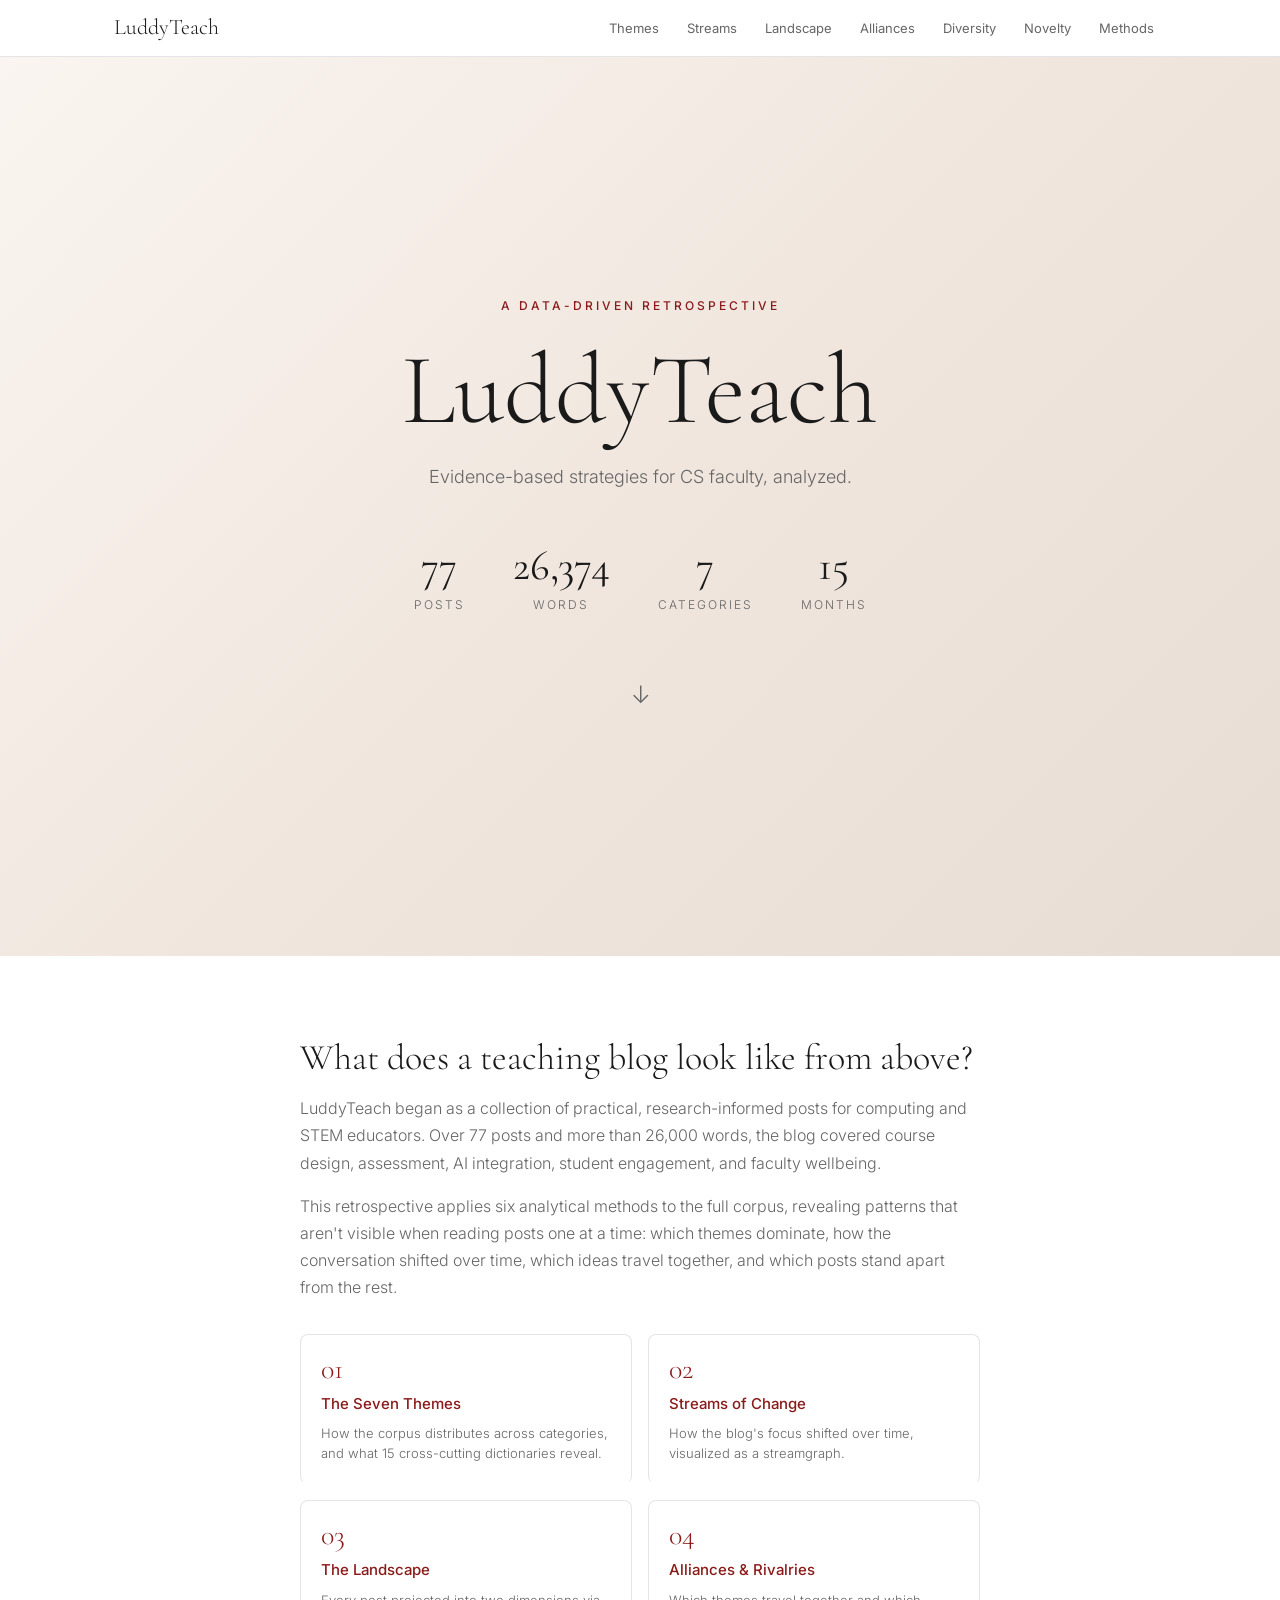
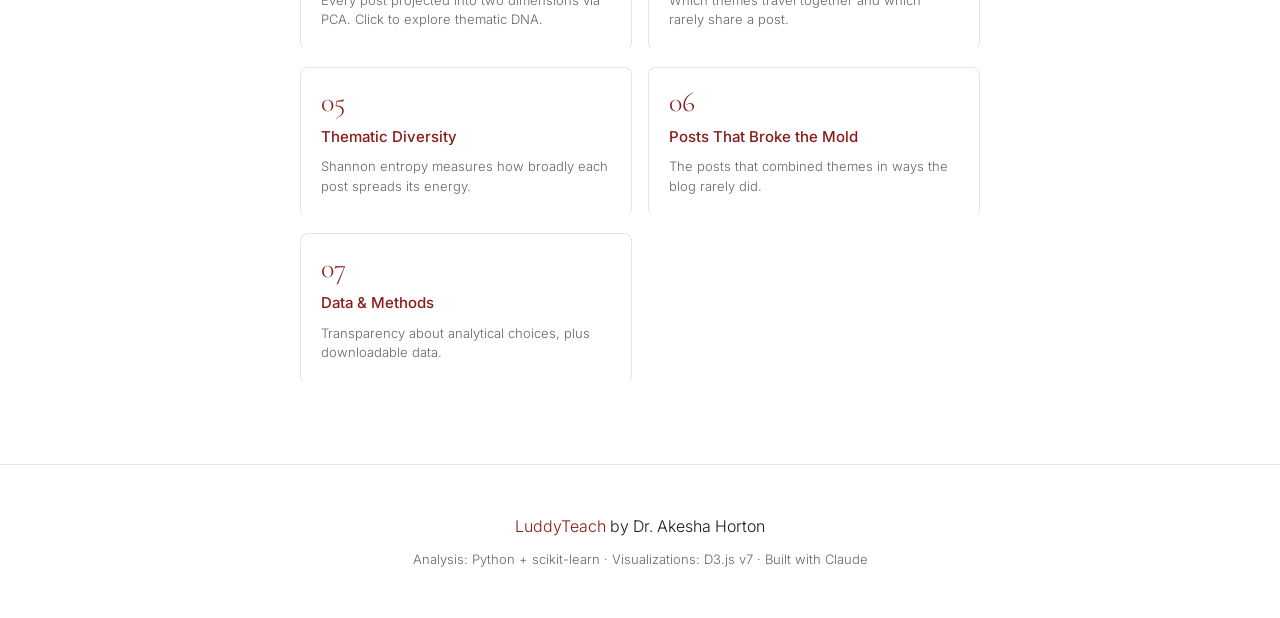
<file: index.html>
<!DOCTYPE html>
<html lang="en">
<head>
  <meta charset="UTF-8">
  <meta name="viewport" content="width=device-width, initial-scale=1.0">
  <title>LuddyTeach: A Retrospective</title>
  <link rel="preconnect" href="https://fonts.googleapis.com">
  <link rel="preconnect" href="https://fonts.gstatic.com" crossorigin>
  <link href="https://fonts.googleapis.com/css2?family=Cormorant+Garamond:wght@300;400;500&family=Inter:wght@300;400;500&display=swap" rel="stylesheet">
  <link rel="stylesheet" href="css/style.css">
</head>
<body class="has-nav">
  <!-- Hero -->
  <section id="hero" class="section hero">
    <div class="hero-content">
      <p class="hero-label">A DATA-DRIVEN RETROSPECTIVE</p>
      <h1 class="hero-title">LuddyTeach</h1>
      <p class="hero-subtitle">Evidence-based strategies for CS faculty, analyzed.</p>
      <div class="hero-stats">
        <div class="stat">
          <span class="stat-number" data-target="77">0</span>
          <span class="stat-label">Posts</span>
        </div>
        <div class="stat">
          <span class="stat-number" data-target="26374">0</span>
          <span class="stat-label">Words</span>
        </div>
        <div class="stat">
          <span class="stat-number" data-target="7">0</span>
          <span class="stat-label">Categories</span>
        </div>
        <div class="stat">
          <span class="stat-number" data-target="15">0</span>
          <span class="stat-label">Months</span>
        </div>
      </div>
      <div class="scroll-arrow">&#8595;</div>
    </div>
  </section>

  <!-- Introduction + Navigation Cards -->
  <section id="intro" class="section content-section">
    <div class="content-column">
      <h2>What does a teaching blog look like from above?</h2>
      <p>LuddyTeach began as a collection of practical, research-informed posts for computing and STEM educators. Over 77 posts and more than 26,000 words, the blog covered course design, assessment, AI integration, student engagement, and faculty wellbeing.</p>
      <p>This retrospective applies six analytical methods to the full corpus, revealing patterns that aren't visible when reading posts one at a time: which themes dominate, how the conversation shifted over time, which ideas travel together, and which posts stand apart from the rest.</p>

      <div class="nav-cards">
        <a href="themes.html" class="nav-card">
          <span class="nav-card-number">01</span>
          <span class="nav-card-title">The Seven Themes</span>
          <span class="nav-card-desc">How the corpus distributes across categories, and what 15 cross-cutting dictionaries reveal.</span>
        </a>
        <a href="streams.html" class="nav-card">
          <span class="nav-card-number">02</span>
          <span class="nav-card-title">Streams of Change</span>
          <span class="nav-card-desc">How the blog's focus shifted over time, visualized as a streamgraph.</span>
        </a>
        <a href="landscape.html" class="nav-card">
          <span class="nav-card-number">03</span>
          <span class="nav-card-title">The Landscape</span>
          <span class="nav-card-desc">Every post projected into two dimensions via PCA. Click to explore thematic DNA.</span>
        </a>
        <a href="correlations.html" class="nav-card">
          <span class="nav-card-number">04</span>
          <span class="nav-card-title">Alliances &amp; Rivalries</span>
          <span class="nav-card-desc">Which themes travel together and which rarely share a post.</span>
        </a>
        <a href="diversity.html" class="nav-card">
          <span class="nav-card-number">05</span>
          <span class="nav-card-title">Thematic Diversity</span>
          <span class="nav-card-desc">Shannon entropy measures how broadly each post spreads its energy.</span>
        </a>
        <a href="novelty.html" class="nav-card">
          <span class="nav-card-number">06</span>
          <span class="nav-card-title">Posts That Broke the Mold</span>
          <span class="nav-card-desc">The posts that combined themes in ways the blog rarely did.</span>
        </a>
        <a href="methods.html" class="nav-card">
          <span class="nav-card-number">07</span>
          <span class="nav-card-title">Data &amp; Methods</span>
          <span class="nav-card-desc">Transparency about analytical choices, plus downloadable data.</span>
        </a>
      </div>
    </div>
  </section>

  <!-- Footer -->
  <footer class="footer">
    <p><a href="https://akesha.github.io/cs-faculty-hub/" target="_blank">LuddyTeach</a> by Dr. Akesha Horton</p>
    <p class="footer-sub">Analysis: Python + scikit-learn &middot; Visualizations: D3.js v7 &middot; Built with Claude</p>
  </footer>

  <script src="js/hero.js"></script>
  <script src="js/nav.js"></script>
  <script>animateCounters();</script>
</body>
</html>
</file>
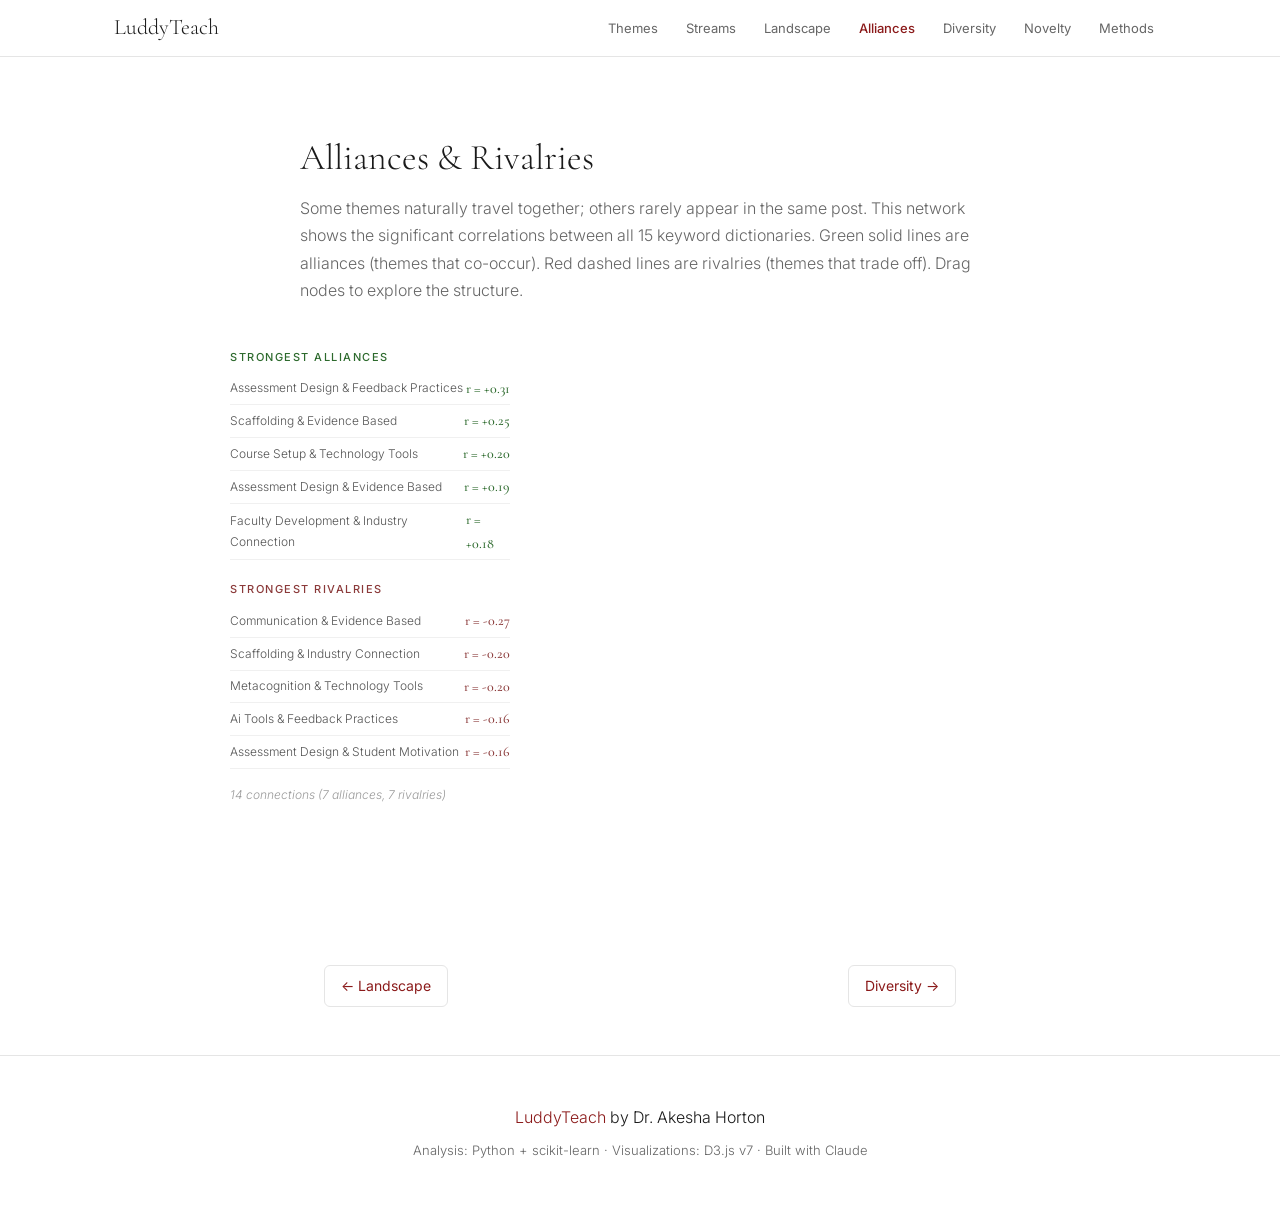
<file: correlations.html>
<!DOCTYPE html>
<html lang="en">
<head>
  <meta charset="UTF-8">
  <meta name="viewport" content="width=device-width, initial-scale=1.0">
  <title>Alliances &amp; Rivalries — LuddyTeach Retrospective</title>
  <link rel="preconnect" href="https://fonts.googleapis.com">
  <link rel="preconnect" href="https://fonts.gstatic.com" crossorigin>
  <link href="https://fonts.googleapis.com/css2?family=Cormorant+Garamond:wght@300;400;500&family=Inter:wght@300;400;500&display=swap" rel="stylesheet">
  <link rel="stylesheet" href="css/style.css">
</head>
<body class="has-nav">
  <!-- Correlations -->
  <section id="correlations" class="section content-section">
    <div class="content-column">
      <h2>Alliances &amp; Rivalries</h2>
      <p>Some themes naturally travel together; others rarely appear in the same post. This network shows the significant correlations between all 15 keyword dictionaries. Green solid lines are alliances (themes that co-occur). Red dashed lines are rivalries (themes that trade off). Drag nodes to explore the structure.</p>
    </div>
    <div class="chart-container wide">
      <div id="corr-chart"></div>
    </div>
  </section>

  <!-- Footer -->
  <footer class="footer">
    <p><a href="https://akesha.github.io/cs-faculty-hub/" target="_blank">LuddyTeach</a> by Dr. Akesha Horton</p>
    <p class="footer-sub">Analysis: Python + scikit-learn &middot; Visualizations: D3.js v7 &middot; Built with Claude</p>
  </footer>

  <!-- Tooltip -->
  <div id="tooltip" class="tooltip"></div>

  <script src="https://d3js.org/d3.v7.min.js"></script>
  <script src="js/utils.js"></script>
  <script src="js/correlations.js"></script>
  <script src="js/nav.js"></script>
  <script>renderCorrelations();</script>
</body>
</html>
</file>
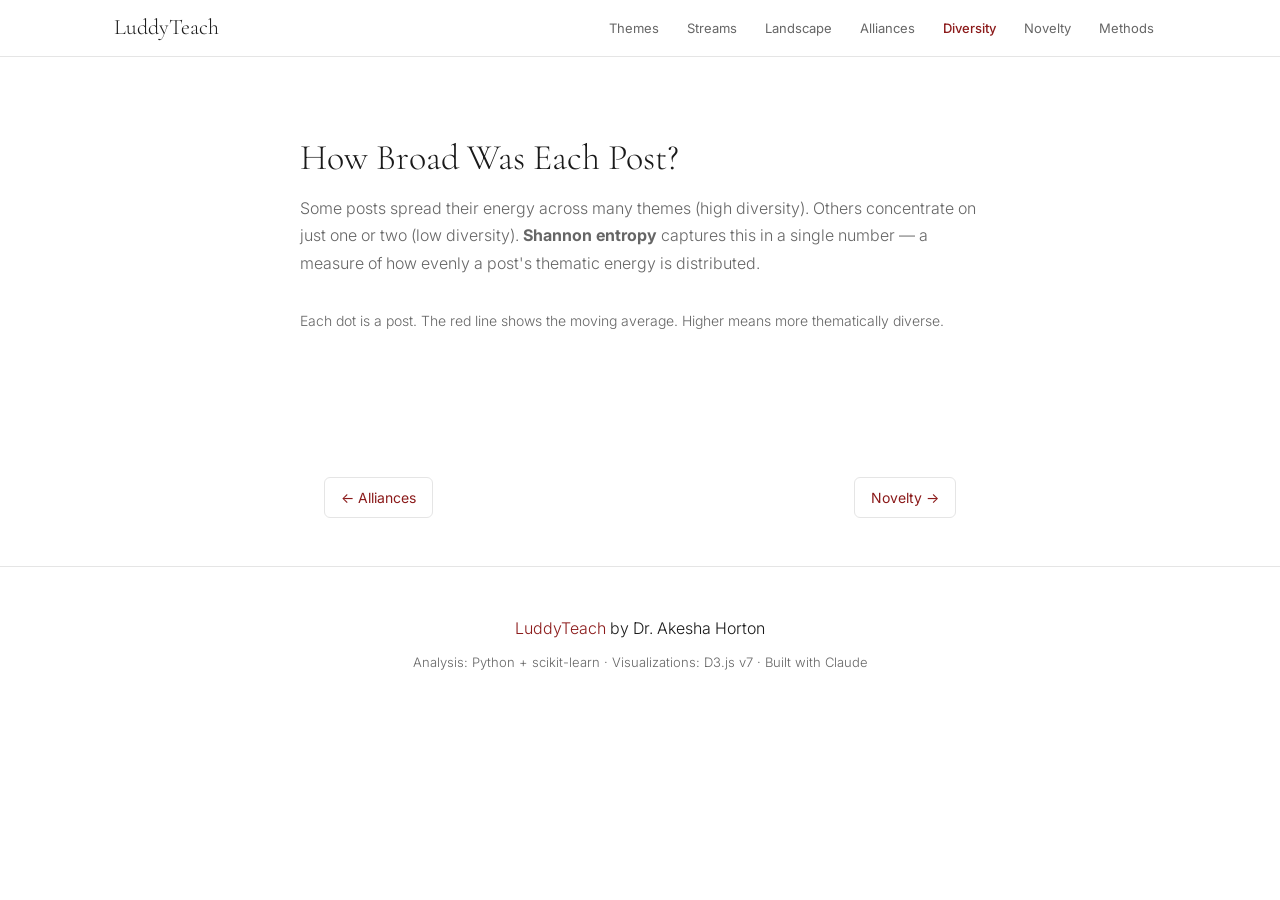
<file: diversity.html>
<!DOCTYPE html>
<html lang="en">
<head>
  <meta charset="UTF-8">
  <meta name="viewport" content="width=device-width, initial-scale=1.0">
  <title>Thematic Diversity — LuddyTeach Retrospective</title>
  <link rel="preconnect" href="https://fonts.googleapis.com">
  <link rel="preconnect" href="https://fonts.gstatic.com" crossorigin>
  <link href="https://fonts.googleapis.com/css2?family=Cormorant+Garamond:wght@300;400;500&family=Inter:wght@300;400;500&display=swap" rel="stylesheet">
  <link rel="stylesheet" href="css/style.css">
</head>
<body class="has-nav">
  <!-- Diversity -->
  <section id="diversity" class="section content-section">
    <div class="content-column">
      <h2>How Broad Was Each Post?</h2>
      <p>Some posts spread their energy across many themes (high diversity). Others concentrate on just one or two (low diversity). <strong>Shannon entropy</strong> captures this in a single number &mdash; a measure of how evenly a post's thematic energy is distributed.</p>
    </div>
    <div class="chart-container wide">
      <div id="entropy-chart"></div>
    </div>
    <div class="content-column">
      <p class="chart-caption" id="entropy-caption">Each dot is a post. The red line shows the moving average. Higher means more thematically diverse.</p>
    </div>
  </section>

  <!-- Footer -->
  <footer class="footer">
    <p><a href="https://akesha.github.io/cs-faculty-hub/" target="_blank">LuddyTeach</a> by Dr. Akesha Horton</p>
    <p class="footer-sub">Analysis: Python + scikit-learn &middot; Visualizations: D3.js v7 &middot; Built with Claude</p>
  </footer>

  <!-- Tooltip -->
  <div id="tooltip" class="tooltip"></div>

  <script src="https://d3js.org/d3.v7.min.js"></script>
  <script src="js/utils.js"></script>
  <script src="js/entropy.js"></script>
  <script src="js/nav.js"></script>
  <script>renderEntropy();</script>
</body>
</html>
</file>
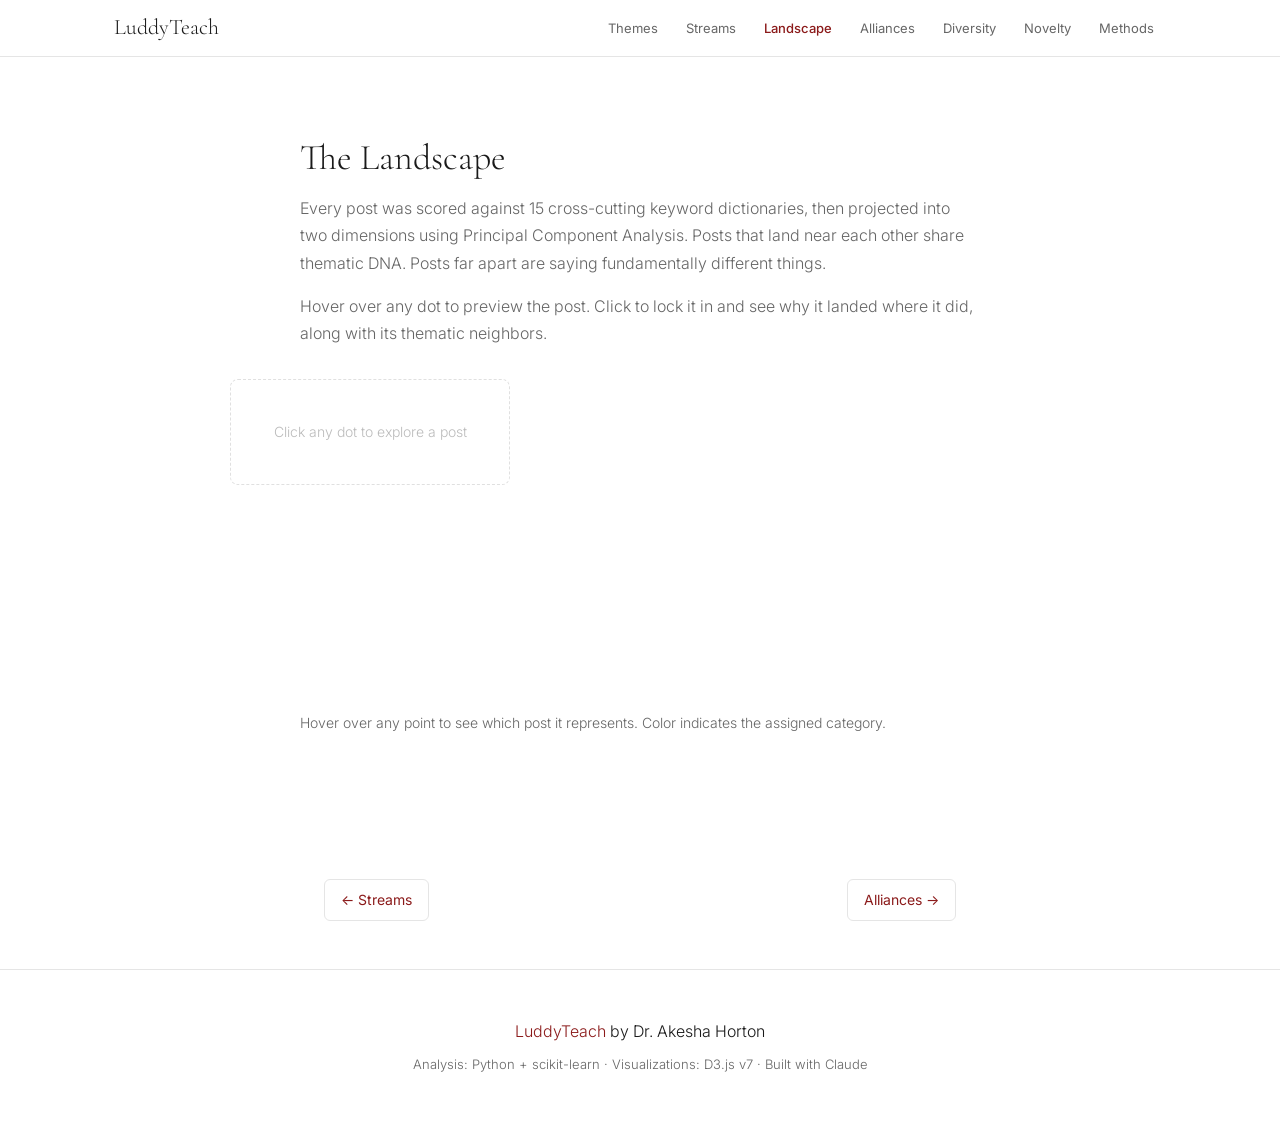
<file: landscape.html>
<!DOCTYPE html>
<html lang="en">
<head>
  <meta charset="UTF-8">
  <meta name="viewport" content="width=device-width, initial-scale=1.0">
  <title>The Landscape — LuddyTeach Retrospective</title>
  <link rel="preconnect" href="https://fonts.googleapis.com">
  <link rel="preconnect" href="https://fonts.gstatic.com" crossorigin>
  <link href="https://fonts.googleapis.com/css2?family=Cormorant+Garamond:wght@300;400;500&family=Inter:wght@300;400;500&display=swap" rel="stylesheet">
  <link rel="stylesheet" href="css/style.css">
</head>
<body class="has-nav">
  <!-- PCA Landscape -->
  <section id="landscape" class="section content-section">
    <div class="content-column">
      <h2>The Landscape</h2>
      <p>Every post was scored against 15 cross-cutting keyword dictionaries, then projected into two dimensions using Principal Component Analysis. Posts that land near each other share thematic DNA. Posts far apart are saying fundamentally different things.</p>
      <p>Hover over any dot to preview the post. Click to lock it in and see why it landed where it did, along with its thematic neighbors.</p>
    </div>
    <div class="chart-container wide">
      <div id="pca-chart"></div>
    </div>
    <div class="content-column">
      <p class="chart-caption" id="pca-caption">Hover over any point to see which post it represents. Color indicates the assigned category.</p>
    </div>
  </section>

  <!-- Footer -->
  <footer class="footer">
    <p><a href="https://akesha.github.io/cs-faculty-hub/" target="_blank">LuddyTeach</a> by Dr. Akesha Horton</p>
    <p class="footer-sub">Analysis: Python + scikit-learn &middot; Visualizations: D3.js v7 &middot; Built with Claude</p>
  </footer>

  <!-- Tooltip -->
  <div id="tooltip" class="tooltip"></div>

  <script src="https://d3js.org/d3.v7.min.js"></script>
  <script src="js/utils.js"></script>
  <script src="js/pca.js"></script>
  <script src="js/nav.js"></script>
  <script>renderPCA();</script>
</body>
</html>
</file>
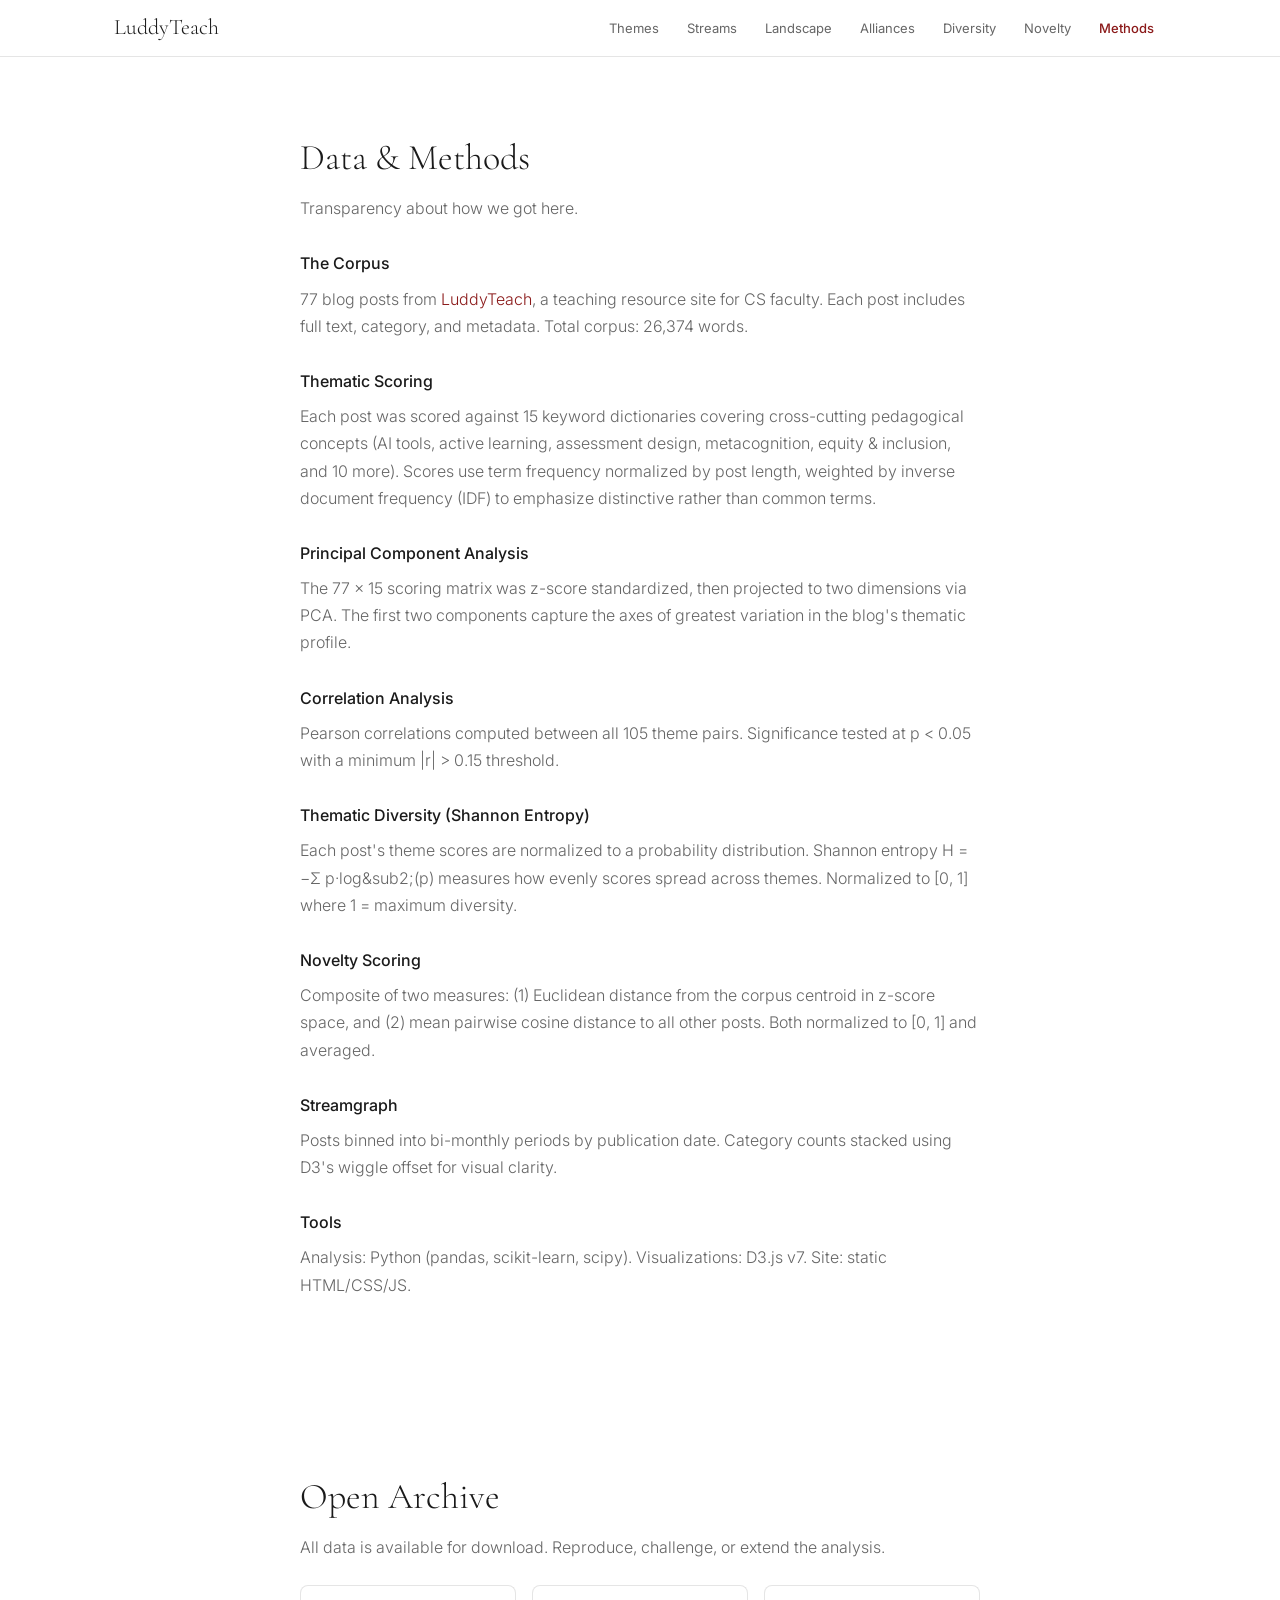
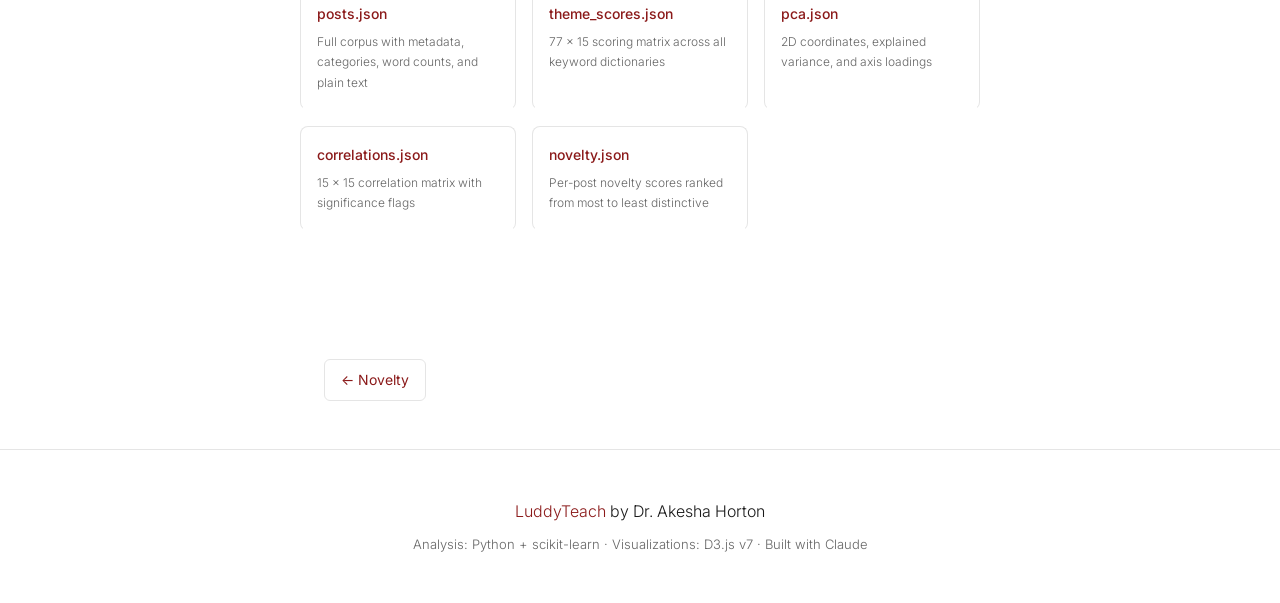
<file: methods.html>
<!DOCTYPE html>
<html lang="en">
<head>
  <meta charset="UTF-8">
  <meta name="viewport" content="width=device-width, initial-scale=1.0">
  <title>Data &amp; Methods — LuddyTeach Retrospective</title>
  <link rel="preconnect" href="https://fonts.googleapis.com">
  <link rel="preconnect" href="https://fonts.gstatic.com" crossorigin>
  <link href="https://fonts.googleapis.com/css2?family=Cormorant+Garamond:wght@300;400;500&family=Inter:wght@300;400;500&display=swap" rel="stylesheet">
  <link rel="stylesheet" href="css/style.css">
</head>
<body class="has-nav">
  <!-- Methods -->
  <section id="methods" class="section content-section">
    <div class="content-column">
      <h2>Data &amp; Methods</h2>
      <p>Transparency about how we got here.</p>

      <h3>The Corpus</h3>
      <p>77 blog posts from <a href="https://akesha.github.io/cs-faculty-hub/" target="_blank">LuddyTeach</a>, a teaching resource site for CS faculty. Each post includes full text, category, and metadata. Total corpus: 26,374 words.</p>

      <h3>Thematic Scoring</h3>
      <p>Each post was scored against 15 keyword dictionaries covering cross-cutting pedagogical concepts (AI tools, active learning, assessment design, metacognition, equity &amp; inclusion, and 10 more). Scores use term frequency normalized by post length, weighted by inverse document frequency (IDF) to emphasize distinctive rather than common terms.</p>

      <h3>Principal Component Analysis</h3>
      <p>The 77 &times; 15 scoring matrix was z-score standardized, then projected to two dimensions via PCA. The first two components capture the axes of greatest variation in the blog's thematic profile.</p>

      <h3>Correlation Analysis</h3>
      <p>Pearson correlations computed between all 105 theme pairs. Significance tested at p &lt; 0.05 with a minimum |r| &gt; 0.15 threshold.</p>

      <h3>Thematic Diversity (Shannon Entropy)</h3>
      <p>Each post's theme scores are normalized to a probability distribution. Shannon entropy H = &minus;&Sigma; p&middot;log&sub2;(p) measures how evenly scores spread across themes. Normalized to [0, 1] where 1 = maximum diversity.</p>

      <h3>Novelty Scoring</h3>
      <p>Composite of two measures: (1) Euclidean distance from the corpus centroid in z-score space, and (2) mean pairwise cosine distance to all other posts. Both normalized to [0, 1] and averaged.</p>

      <h3>Streamgraph</h3>
      <p>Posts binned into bi-monthly periods by publication date. Category counts stacked using D3's wiggle offset for visual clarity.</p>

      <h3>Tools</h3>
      <p>Analysis: Python (pandas, scikit-learn, scipy). Visualizations: D3.js v7. Site: static HTML/CSS/JS.</p>
    </div>
  </section>

  <!-- Download -->
  <section id="download" class="section content-section">
    <div class="content-column">
      <h2>Open Archive</h2>
      <p>All data is available for download. Reproduce, challenge, or extend the analysis.</p>
      <div class="download-grid">
        <a href="data/posts.json" download class="download-card">
          <strong>posts.json</strong>
          <span>Full corpus with metadata, categories, word counts, and plain text</span>
        </a>
        <a href="data/theme_scores.json" download class="download-card">
          <strong>theme_scores.json</strong>
          <span>77 &times; 15 scoring matrix across all keyword dictionaries</span>
        </a>
        <a href="data/pca.json" download class="download-card">
          <strong>pca.json</strong>
          <span>2D coordinates, explained variance, and axis loadings</span>
        </a>
        <a href="data/correlations.json" download class="download-card">
          <strong>correlations.json</strong>
          <span>15 &times; 15 correlation matrix with significance flags</span>
        </a>
        <a href="data/novelty.json" download class="download-card">
          <strong>novelty.json</strong>
          <span>Per-post novelty scores ranked from most to least distinctive</span>
        </a>
      </div>
    </div>
  </section>

  <!-- Footer -->
  <footer class="footer">
    <p><a href="https://akesha.github.io/cs-faculty-hub/" target="_blank">LuddyTeach</a> by Dr. Akesha Horton</p>
    <p class="footer-sub">Analysis: Python + scikit-learn &middot; Visualizations: D3.js v7 &middot; Built with Claude</p>
  </footer>

  <script src="js/nav.js"></script>
</body>
</html>
</file>
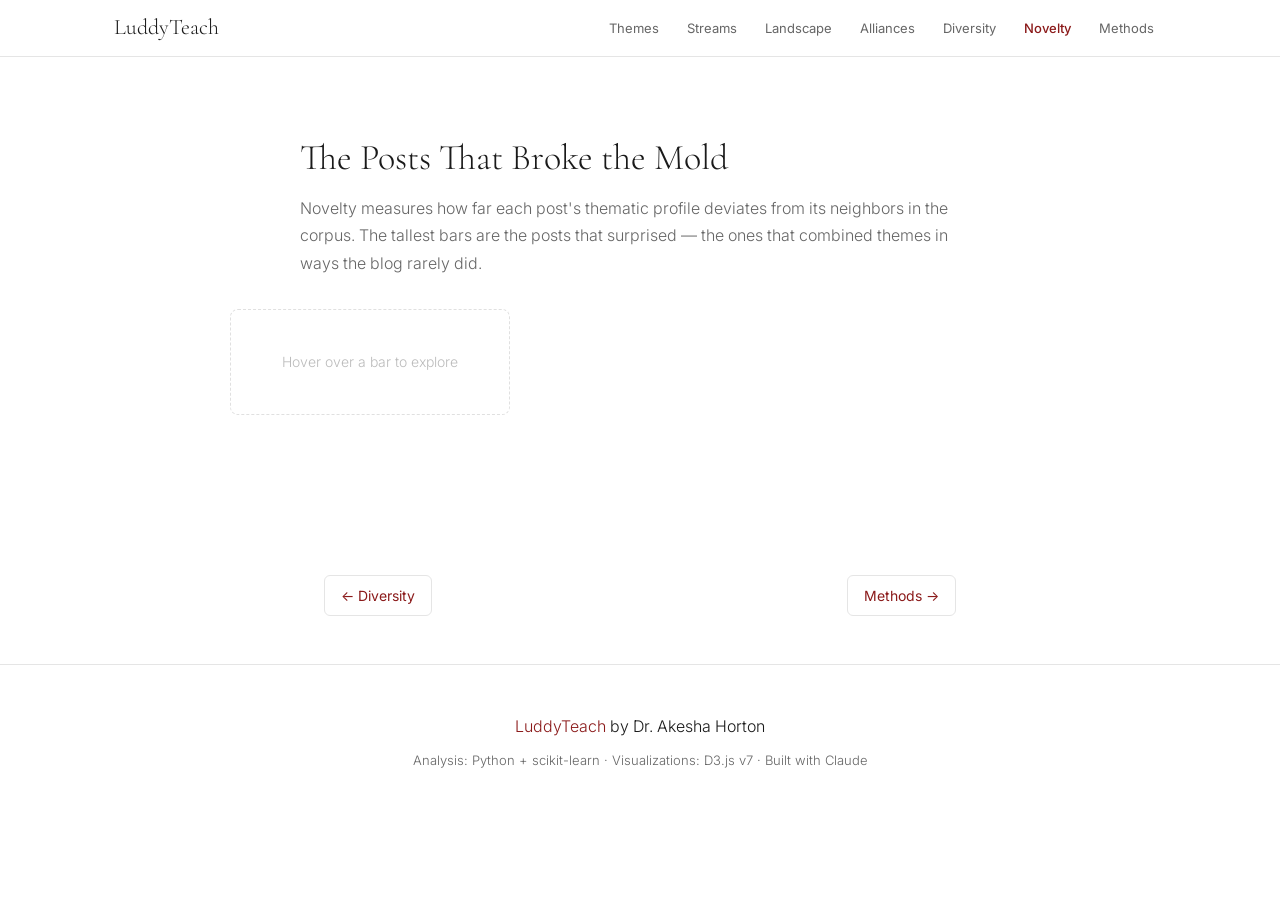
<file: novelty.html>
<!DOCTYPE html>
<html lang="en">
<head>
  <meta charset="UTF-8">
  <meta name="viewport" content="width=device-width, initial-scale=1.0">
  <title>Posts That Broke the Mold — LuddyTeach Retrospective</title>
  <link rel="preconnect" href="https://fonts.googleapis.com">
  <link rel="preconnect" href="https://fonts.gstatic.com" crossorigin>
  <link href="https://fonts.googleapis.com/css2?family=Cormorant+Garamond:wght@300;400;500&family=Inter:wght@300;400;500&display=swap" rel="stylesheet">
  <link rel="stylesheet" href="css/style.css">
</head>
<body class="has-nav">
  <!-- Novelty -->
  <section id="novelty" class="section content-section">
    <div class="content-column">
      <h2>The Posts That Broke the Mold</h2>
      <p>Novelty measures how far each post's thematic profile deviates from its neighbors in the corpus. The tallest bars are the posts that surprised &mdash; the ones that combined themes in ways the blog rarely did.</p>
    </div>
    <div class="chart-container wide">
      <div id="novelty-chart"></div>
    </div>
  </section>

  <!-- Footer -->
  <footer class="footer">
    <p><a href="https://akesha.github.io/cs-faculty-hub/" target="_blank">LuddyTeach</a> by Dr. Akesha Horton</p>
    <p class="footer-sub">Analysis: Python + scikit-learn &middot; Visualizations: D3.js v7 &middot; Built with Claude</p>
  </footer>

  <!-- Tooltip -->
  <div id="tooltip" class="tooltip"></div>

  <script src="https://d3js.org/d3.v7.min.js"></script>
  <script src="js/utils.js"></script>
  <script src="js/novelty.js"></script>
  <script src="js/nav.js"></script>
  <script>renderNovelty();</script>
</body>
</html>
</file>
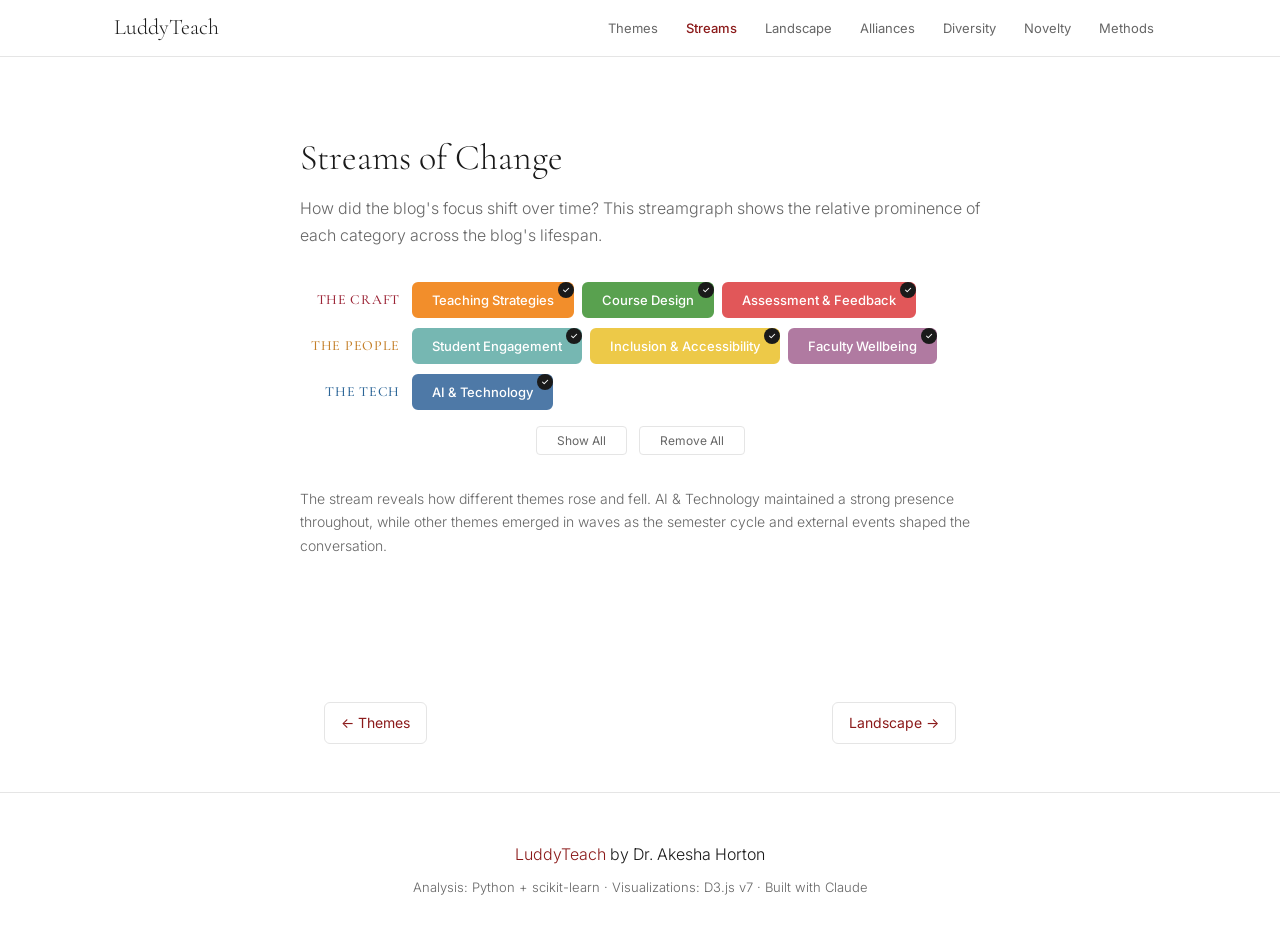
<file: streams.html>
<!DOCTYPE html>
<html lang="en">
<head>
  <meta charset="UTF-8">
  <meta name="viewport" content="width=device-width, initial-scale=1.0">
  <title>Streams of Change — LuddyTeach Retrospective</title>
  <link rel="preconnect" href="https://fonts.googleapis.com">
  <link rel="preconnect" href="https://fonts.gstatic.com" crossorigin>
  <link href="https://fonts.googleapis.com/css2?family=Cormorant+Garamond:wght@300;400;500&family=Inter:wght@300;400;500&display=swap" rel="stylesheet">
  <link rel="stylesheet" href="css/style.css">
</head>
<body class="has-nav">
  <!-- Streamgraph -->
  <section id="streams" class="section content-section">
    <div class="content-column">
      <h2>Streams of Change</h2>
      <p>How did the blog's focus shift over time? This streamgraph shows the relative prominence of each category across the blog's lifespan.</p>
    </div>
    <div class="chart-container wide">
      <div id="stream-chart"></div>
    </div>
    <div class="content-column">
      <p class="chart-caption">The stream reveals how different themes rose and fell. AI & Technology maintained a strong presence throughout, while other themes emerged in waves as the semester cycle and external events shaped the conversation.</p>
    </div>
  </section>

  <!-- Footer -->
  <footer class="footer">
    <p><a href="https://akesha.github.io/cs-faculty-hub/" target="_blank">LuddyTeach</a> by Dr. Akesha Horton</p>
    <p class="footer-sub">Analysis: Python + scikit-learn &middot; Visualizations: D3.js v7 &middot; Built with Claude</p>
  </footer>

  <!-- Tooltip -->
  <div id="tooltip" class="tooltip"></div>

  <script src="https://d3js.org/d3.v7.min.js"></script>
  <script src="js/utils.js"></script>
  <script src="js/streamgraph.js"></script>
  <script src="js/nav.js"></script>
  <script>renderStreamgraph();</script>
</body>
</html>
</file>
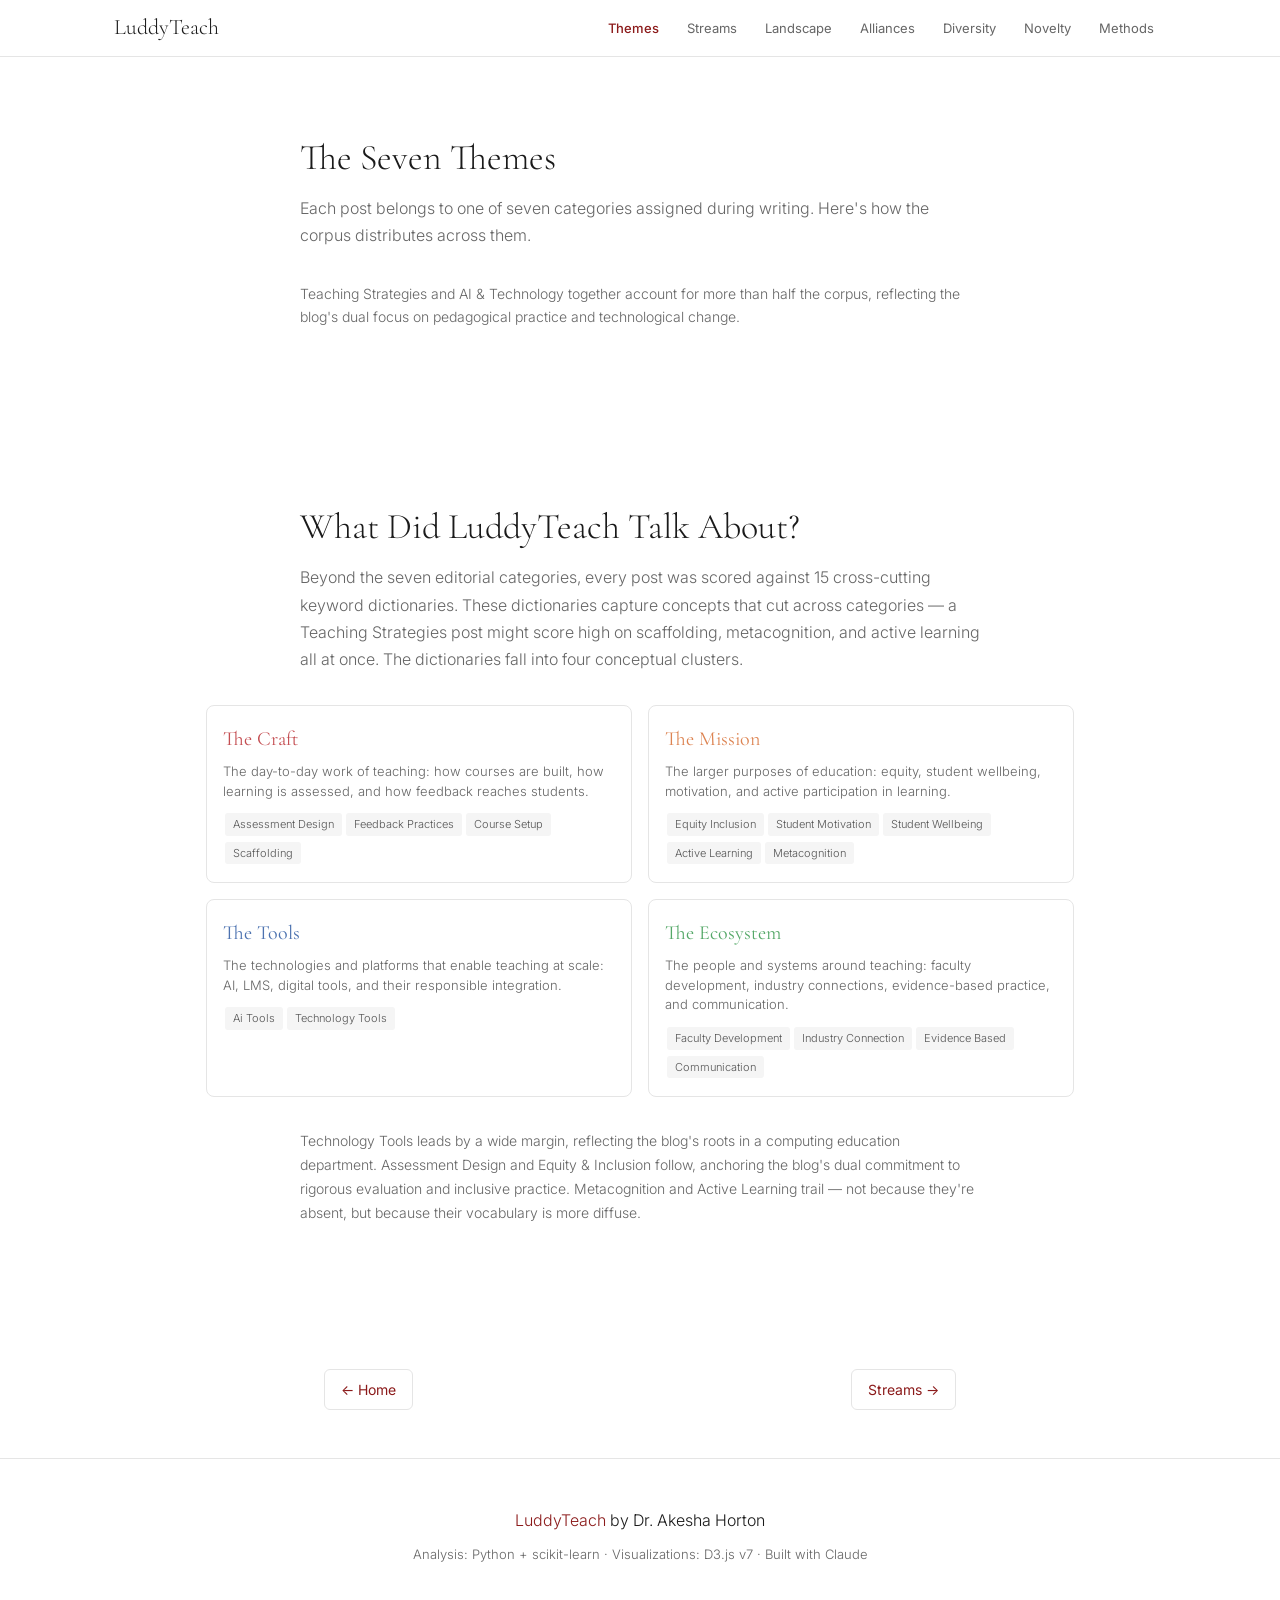
<file: themes.html>
<!DOCTYPE html>
<html lang="en">
<head>
  <meta charset="UTF-8">
  <meta name="viewport" content="width=device-width, initial-scale=1.0">
  <title>The Seven Themes — LuddyTeach Retrospective</title>
  <link rel="preconnect" href="https://fonts.googleapis.com">
  <link rel="preconnect" href="https://fonts.gstatic.com" crossorigin>
  <link href="https://fonts.googleapis.com/css2?family=Cormorant+Garamond:wght@300;400;500&family=Inter:wght@300;400;500&display=swap" rel="stylesheet">
  <link rel="stylesheet" href="css/style.css">
</head>
<body class="has-nav">
  <!-- Themes -->
  <section id="themes" class="section content-section">
    <div class="content-column">
      <h2>The Seven Themes</h2>
      <p>Each post belongs to one of seven categories assigned during writing. Here's how the corpus distributes across them.</p>
    </div>
    <div class="chart-container">
      <div id="theme-chart"></div>
    </div>
    <div class="content-column">
      <p class="chart-caption">Teaching Strategies and AI & Technology together account for more than half the corpus, reflecting the blog's dual focus on pedagogical practice and technological change.</p>
    </div>
  </section>

  <!-- Vocabulary -->
  <section id="vocabulary" class="section content-section">
    <div class="content-column">
      <h2>What Did LuddyTeach Talk About?</h2>
      <p>Beyond the seven editorial categories, every post was scored against 15 cross-cutting keyword dictionaries. These dictionaries capture concepts that cut across categories &mdash; a Teaching Strategies post might score high on scaffolding, metacognition, and active learning all at once. The dictionaries fall into four conceptual clusters.</p>
    </div>
    <div class="chart-container wide">
      <div id="vocab-chart"></div>
    </div>
    <div class="content-column">
      <p class="chart-caption">Technology Tools leads by a wide margin, reflecting the blog's roots in a computing education department. Assessment Design and Equity &amp; Inclusion follow, anchoring the blog's dual commitment to rigorous evaluation and inclusive practice. Metacognition and Active Learning trail &mdash; not because they're absent, but because their vocabulary is more diffuse.</p>
    </div>
  </section>

  <!-- Footer -->
  <footer class="footer">
    <p><a href="https://akesha.github.io/cs-faculty-hub/" target="_blank">LuddyTeach</a> by Dr. Akesha Horton</p>
    <p class="footer-sub">Analysis: Python + scikit-learn &middot; Visualizations: D3.js v7 &middot; Built with Claude</p>
  </footer>

  <!-- Tooltip -->
  <div id="tooltip" class="tooltip"></div>

  <script src="https://d3js.org/d3.v7.min.js"></script>
  <script src="js/utils.js"></script>
  <script src="js/themes.js"></script>
  <script src="js/vocabulary.js"></script>
  <script src="js/nav.js"></script>
  <script>
    renderThemeChart();
    renderVocabulary();
  </script>
</body>
</html>
</file>
<file: css/style.css>
/* Reset */
*, *::before, *::after { margin: 0; padding: 0; box-sizing: border-box; }

/* Typography */
:root {
  --font-display: 'Cormorant Garamond', serif;
  --font-body: 'Inter', sans-serif;
  --color-bg: #fff;
  --color-text: #1a1a1a;
  --color-text-secondary: #666;
  --color-border: #e5e5e5;
  --color-accent: #8b1a1a;
  --cat-ai: #4E79A7;
  --cat-teaching: #F28E2B;
  --cat-assessment: #E15759;
  --cat-engagement: #76B7B2;
  --cat-course: #59A14F;
  --cat-inclusion: #EDC948;
  --cat-wellbeing: #B07AA1;
}

html { scroll-behavior: smooth; }

body {
  font-family: var(--font-body);
  font-weight: 300;
  color: var(--color-text);
  background: var(--color-bg);
  line-height: 1.7;
  font-size: 16px;
  -webkit-font-smoothing: antialiased;
}

/* Sections */
.section {
  padding: 80px 24px;
}

/* Hero */
.hero {
  min-height: 100vh;
  display: flex;
  align-items: center;
  justify-content: center;
  text-align: center;
  background: linear-gradient(135deg, #faf5f0 0%, #f0e6de 50%, #e8ddd4 100%);
}
.hero-label {
  font-family: var(--font-body);
  font-weight: 500;
  font-size: 12px;
  letter-spacing: 3px;
  color: var(--color-accent);
  margin-bottom: 20px;
}
.hero-title {
  font-family: var(--font-display);
  font-weight: 300;
  font-size: clamp(48px, 10vw, 100px);
  line-height: 1.1;
  margin-bottom: 16px;
  color: var(--color-text);
}
.hero-subtitle {
  font-size: 18px;
  color: var(--color-text-secondary);
  margin-bottom: 48px;
  font-weight: 300;
}
.hero-stats {
  display: flex;
  gap: 48px;
  justify-content: center;
  flex-wrap: wrap;
}
.stat {
  display: flex;
  flex-direction: column;
  align-items: center;
}
.stat-number {
  font-family: var(--font-display);
  font-size: 42px;
  font-weight: 400;
  color: var(--color-text);
  line-height: 1.2;
}
.stat-label {
  font-size: 12px;
  letter-spacing: 2px;
  text-transform: uppercase;
  color: var(--color-text-secondary);
  margin-top: 4px;
}
.scroll-arrow {
  margin-top: 60px;
  font-size: 24px;
  color: var(--color-text-secondary);
  animation: bounce 2s infinite;
}
@keyframes bounce {
  0%, 100% { transform: translateY(0); }
  50% { transform: translateY(8px); }
}

/* Content column */
.content-column {
  max-width: 680px;
  margin: 0 auto;
}
.content-column h2 {
  font-family: var(--font-display);
  font-weight: 300;
  font-size: 36px;
  margin-bottom: 16px;
  line-height: 1.2;
}
.content-column h3 {
  font-family: var(--font-body);
  font-weight: 500;
  font-size: 16px;
  margin-top: 28px;
  margin-bottom: 8px;
}
.content-column p {
  margin-bottom: 16px;
  color: var(--color-text-secondary);
}
.content-column a {
  color: var(--color-accent);
  text-decoration: none;
  border-bottom: 1px solid transparent;
  transition: border-color 0.2s;
}
.content-column a:hover {
  border-bottom-color: var(--color-accent);
}

/* Chart containers */
.chart-container {
  max-width: 720px;
  margin: 32px auto;
  padding: 0 16px;
}
.chart-container.wide {
  max-width: 900px;
}
.chart-caption {
  font-size: 14px;
  color: var(--color-text-secondary);
  margin-top: 12px;
}

/* Stream toggle buttons — SLL-style clustered layout */
.stream-toggles {
  max-width: 720px;
  margin: 0 auto 24px;
}
.stream-cluster-row {
  display: flex;
  align-items: center;
  gap: 12px;
  margin-bottom: 10px;
}
.stream-cluster-label {
  font-family: var(--font-display);
  font-size: 14px;
  font-weight: 500;
  letter-spacing: 0.05em;
  text-transform: uppercase;
  min-width: 120px;
  text-align: right;
  white-space: nowrap;
}
.stream-cluster-buttons {
  display: flex;
  gap: 8px;
  flex-wrap: wrap;
}
.stream-toggle-btn {
  font-family: var(--font-body);
  font-size: 13px;
  font-weight: 500;
  color: #fff;
  background: var(--cat-color);
  border: 2px solid var(--cat-color);
  border-radius: 6px;
  padding: 8px 18px;
  cursor: pointer;
  opacity: 0.35;
  transition: opacity 0.2s, transform 0.1s;
  position: relative;
  min-width: 130px;
  text-align: center;
}
.stream-toggle-btn.active {
  opacity: 1;
}
.stream-toggle-btn:hover {
  transform: scale(1.04);
}
.stream-btn-check {
  display: none;
  position: absolute;
  top: -2px;
  right: -2px;
  background: var(--color-text);
  color: #fff;
  font-size: 9px;
  width: 16px;
  height: 16px;
  border-radius: 50%;
  line-height: 16px;
  text-align: center;
}
.stream-toggle-btn.active .stream-btn-check {
  display: block;
}
.stream-controls {
  display: flex;
  gap: 12px;
  justify-content: center;
  margin-top: 16px;
}
.stream-control-btn {
  font-family: var(--font-body);
  font-size: 12px;
  font-weight: 400;
  color: var(--color-text-secondary);
  background: none;
  border: 1px solid var(--color-border);
  border-radius: 4px;
  padding: 6px 20px;
  cursor: pointer;
  transition: border-color 0.2s, color 0.2s;
}
.stream-control-btn:hover {
  border-color: var(--color-text-secondary);
  color: var(--color-text);
}
/* Time direction labels */
.stream-time-labels {
  display: flex;
  justify-content: space-between;
  max-width: 900px;
  margin: 8px auto 0;
  padding: 0 24px;
}
.stream-time-label {
  font-family: var(--font-body);
  font-size: 12px;
  font-weight: 500;
  color: var(--color-accent, #9B2335);
}
.stream-dots-area {
  margin-top: 8px;
}

/* SVG defaults */
svg text {
  font-family: var(--font-body);
}

/* Tooltip */
.tooltip {
  position: fixed;
  pointer-events: none;
  background: rgba(26, 26, 26, 0.92);
  color: #fff;
  padding: 8px 12px;
  border-radius: 6px;
  font-size: 13px;
  line-height: 1.4;
  max-width: 280px;
  opacity: 0;
  transition: opacity 0.15s;
  z-index: 100;
}
.tooltip.active {
  opacity: 1;
}
.tooltip strong {
  font-weight: 500;
}
.tooltip .cat-dot {
  display: inline-block;
  width: 8px;
  height: 8px;
  border-radius: 50%;
  margin-right: 4px;
  vertical-align: middle;
}

/* PCA Landscape */
.pca-wrapper {
  display: flex;
  gap: 24px;
  align-items: flex-start;
}
.pca-chart-area {
  flex-shrink: 0;
}
.pca-panel {
  flex: 1;
  min-width: 240px;
  max-width: 280px;
  min-height: 300px;
}
.pca-panel-empty {
  color: #bbb;
  font-size: 14px;
  padding: 40px 16px;
  text-align: center;
  border: 1px dashed #e0e0e0;
  border-radius: 8px;
}
.pca-panel-content {
  padding: 12px 0;
}
.panel-cluster {
  font-size: 11px;
  font-weight: 500;
  letter-spacing: 1.5px;
  text-transform: uppercase;
  margin-bottom: 6px;
}
.panel-title {
  font-family: var(--font-display);
  font-weight: 400;
  font-size: 20px;
  line-height: 1.3;
  margin-bottom: 8px;
  color: var(--color-text);
}
.panel-summary {
  font-size: 13px;
  color: var(--color-text-secondary);
  line-height: 1.5;
  margin-bottom: 16px;
}
.panel-section-label {
  font-size: 11px;
  font-weight: 500;
  letter-spacing: 1.5px;
  color: var(--color-accent);
  margin-bottom: 6px;
  margin-top: 12px;
}
.panel-why {
  font-size: 13px;
  color: var(--color-text-secondary);
  line-height: 1.5;
  margin-bottom: 4px;
}
.theme-tag {
  display: inline-block;
  padding: 2px 8px;
  border-radius: 3px;
  font-size: 11px;
  font-weight: 500;
  margin: 1px 2px;
}
.theme-tag.high {
  background: #e8f4e8;
  color: #2d6a2d;
}
.theme-tag.low {
  background: #f4e8e8;
  color: #8b3a3a;
}
.panel-neighbors {
  display: flex;
  flex-direction: column;
  gap: 6px;
}
.neighbor-item {
  font-size: 12px;
  color: #555;
  cursor: pointer;
  padding: 4px 6px;
  border-radius: 4px;
  transition: background 0.15s;
}
.neighbor-item:hover {
  background: #f5f5f5;
}

/* Vocabulary / Theme clusters */
.cluster-grid {
  display: grid;
  grid-template-columns: repeat(2, 1fr);
  gap: 16px;
  margin-bottom: 32px;
}
.cluster-card {
  padding: 16px;
  border: 1px solid var(--color-border);
  border-radius: 8px;
}
.cluster-card-header {
  font-family: var(--font-display);
  font-size: 20px;
  font-weight: 400;
  margin-bottom: 6px;
}
.cluster-card-desc {
  font-size: 13px;
  color: var(--color-text-secondary);
  line-height: 1.5;
  margin-bottom: 8px;
}
.cluster-theme-tag {
  display: inline-block;
  font-size: 11px;
  background: #f5f5f5;
  padding: 2px 8px;
  border-radius: 3px;
  margin: 2px 2px;
  color: #555;
}
.vocab-legend {
  display: flex;
  gap: 16px;
  margin-top: 12px;
  flex-wrap: wrap;
}
.vocab-legend-item {
  font-size: 12px;
  color: #666;
  display: flex;
  align-items: center;
  gap: 4px;
}

/* Network graph & novelty wrappers */
.corr-wrapper, .novelty-wrapper {
  display: flex;
  gap: 24px;
  align-items: flex-start;
}
.corr-chart-area, .novelty-chart-area {
  flex-shrink: 0;
}
.corr-panel, .novelty-panel {
  flex: 1;
  min-width: 240px;
  max-width: 280px;
}
.corr-pair {
  display: flex;
  justify-content: space-between;
  align-items: center;
  padding: 4px 0;
  font-size: 12px;
  border-bottom: 1px solid #f0f0f0;
}
.corr-pair-name {
  color: #555;
}
.corr-r {
  font-weight: 500;
  font-family: 'Cormorant Garamond', serif;
  font-size: 14px;
}
.corr-r.alliance { color: #2d6a2d; }
.corr-r.rivalry { color: #8b3a3a; }
.corr-summary {
  font-size: 12px;
  color: #999;
  margin-top: 16px;
  font-style: italic;
}

/* Novelty cards */
.novelty-cards {
  margin-top: 32px;
}
.novelty-cards-grid {
  display: grid;
  grid-template-columns: repeat(auto-fit, minmax(160px, 1fr));
  gap: 12px;
}
.novelty-card {
  border: 1px solid var(--color-border);
  border-radius: 8px;
  padding: 12px;
}
.novelty-card-score {
  font-size: 12px;
  color: var(--color-accent);
  margin-bottom: 4px;
}
.novelty-card-title {
  font-size: 13px;
  font-weight: 500;
  line-height: 1.3;
  margin-bottom: 6px;
}
.novelty-card-tags {
  display: flex;
  flex-wrap: wrap;
  gap: 3px;
}

/* Download grid */
.download-grid {
  display: grid;
  grid-template-columns: repeat(auto-fit, minmax(200px, 1fr));
  gap: 16px;
  margin-top: 24px;
}
.download-card {
  display: flex;
  flex-direction: column;
  gap: 6px;
  padding: 16px;
  border: 1px solid var(--color-border);
  border-radius: 8px;
  text-decoration: none;
  color: var(--color-text);
  transition: border-color 0.2s, box-shadow 0.2s;
}
.download-card:hover {
  border-color: var(--color-accent);
  box-shadow: 0 2px 8px rgba(0,0,0,0.06);
}
.download-card strong {
  font-weight: 500;
  font-size: 14px;
}
.download-card span {
  font-size: 12px;
  color: var(--color-text-secondary);
}

/* Navigation bar */
.site-nav {
  position: fixed;
  top: 0;
  left: 0;
  right: 0;
  z-index: 50;
  background: rgba(255, 255, 255, 0.92);
  backdrop-filter: blur(12px);
  -webkit-backdrop-filter: blur(12px);
  border-bottom: 1px solid var(--color-border);
}
.nav-inner {
  max-width: 1100px;
  margin: 0 auto;
  display: flex;
  align-items: center;
  justify-content: space-between;
  padding: 0 24px;
  height: 56px;
}
.nav-brand {
  font-family: var(--font-display);
  font-weight: 300;
  font-size: 22px;
  color: var(--color-text);
  text-decoration: none;
}
.nav-links {
  display: flex;
  gap: 4px;
}
.nav-links a {
  font-family: var(--font-body);
  font-size: 13px;
  font-weight: 400;
  color: var(--color-text-secondary);
  text-decoration: none;
  padding: 6px 12px;
  border-radius: 4px;
  transition: color 0.2s, background 0.2s;
}
.nav-links a:hover {
  color: var(--color-text);
  background: #f5f5f5;
}
.nav-links a.active {
  color: var(--color-accent);
  font-weight: 500;
}
.nav-toggle {
  display: none;
  background: none;
  border: none;
  cursor: pointer;
  padding: 4px;
  flex-direction: column;
  gap: 5px;
}
.nav-toggle span {
  display: block;
  width: 22px;
  height: 2px;
  background: var(--color-text);
  border-radius: 1px;
  transition: transform 0.2s, opacity 0.2s;
}
.nav-toggle.open span:nth-child(1) { transform: translateY(7px) rotate(45deg); }
.nav-toggle.open span:nth-child(2) { opacity: 0; }
.nav-toggle.open span:nth-child(3) { transform: translateY(-7px) rotate(-45deg); }

/* Page body offset for fixed nav */
body.has-nav { padding-top: 56px; }

/* Previous / Next navigation */
.prev-next {
  display: flex;
  justify-content: space-between;
  max-width: 680px;
  margin: 0 auto;
  padding: 48px 24px;
}
.prev-next-link {
  font-family: var(--font-body);
  font-size: 14px;
  font-weight: 400;
  color: var(--color-accent);
  text-decoration: none;
  padding: 8px 16px;
  border: 1px solid var(--color-border);
  border-radius: 6px;
  transition: border-color 0.2s, background 0.2s;
}
.prev-next-link:hover {
  border-color: var(--color-accent);
  background: #faf5f0;
}

/* Landing page nav cards */
.nav-cards {
  display: grid;
  grid-template-columns: repeat(auto-fit, minmax(220px, 1fr));
  gap: 16px;
  margin-top: 32px;
}
.nav-card {
  display: flex;
  flex-direction: column;
  gap: 8px;
  padding: 20px;
  border: 1px solid var(--color-border);
  border-radius: 8px;
  text-decoration: none;
  color: var(--color-text);
  transition: border-color 0.2s, box-shadow 0.2s, transform 0.2s;
}
.nav-card:hover {
  border-color: var(--color-accent);
  box-shadow: 0 4px 12px rgba(0,0,0,0.06);
  transform: translateY(-2px);
}
.nav-card-number {
  font-family: var(--font-display);
  font-size: 28px;
  font-weight: 300;
  color: var(--color-accent);
  line-height: 1;
}
.nav-card-title {
  font-weight: 500;
  font-size: 15px;
}
.nav-card-desc {
  font-size: 13px;
  color: var(--color-text-secondary);
  line-height: 1.5;
}

/* Footer */
.footer {
  text-align: center;
  padding: 48px 24px;
  border-top: 1px solid var(--color-border);
}
.footer a {
  color: var(--color-accent);
  text-decoration: none;
}
.footer-sub {
  font-size: 13px;
  color: var(--color-text-secondary);
  margin-top: 8px;
}

/* Responsive */
@media (max-width: 768px) {
  .section { padding: 60px 16px; }
  .hero-stats { gap: 32px; }
  .stat-number { font-size: 32px; }
  .content-column h2 { font-size: 28px; }
  .chart-container, .chart-container.wide {
    max-width: 100%;
    overflow-x: auto;
  }
  .pca-wrapper, .corr-wrapper, .novelty-wrapper {
    flex-direction: column;
  }
  .pca-panel, .corr-panel, .novelty-panel {
    max-width: 100%;
  }
  .nav-toggle { display: flex; }
  .nav-links {
    display: none;
    position: absolute;
    top: 56px;
    left: 0;
    right: 0;
    background: rgba(255, 255, 255, 0.97);
    backdrop-filter: blur(12px);
    -webkit-backdrop-filter: blur(12px);
    flex-direction: column;
    padding: 8px 16px 16px;
    border-bottom: 1px solid var(--color-border);
    gap: 2px;
  }
  .nav-links.open { display: flex; }
  .nav-links a { padding: 10px 12px; }
  .nav-cards { grid-template-columns: 1fr; }
}
@media (max-width: 480px) {
  .hero-stats { gap: 24px; }
  .hero-subtitle { font-size: 16px; }
}
</file>
